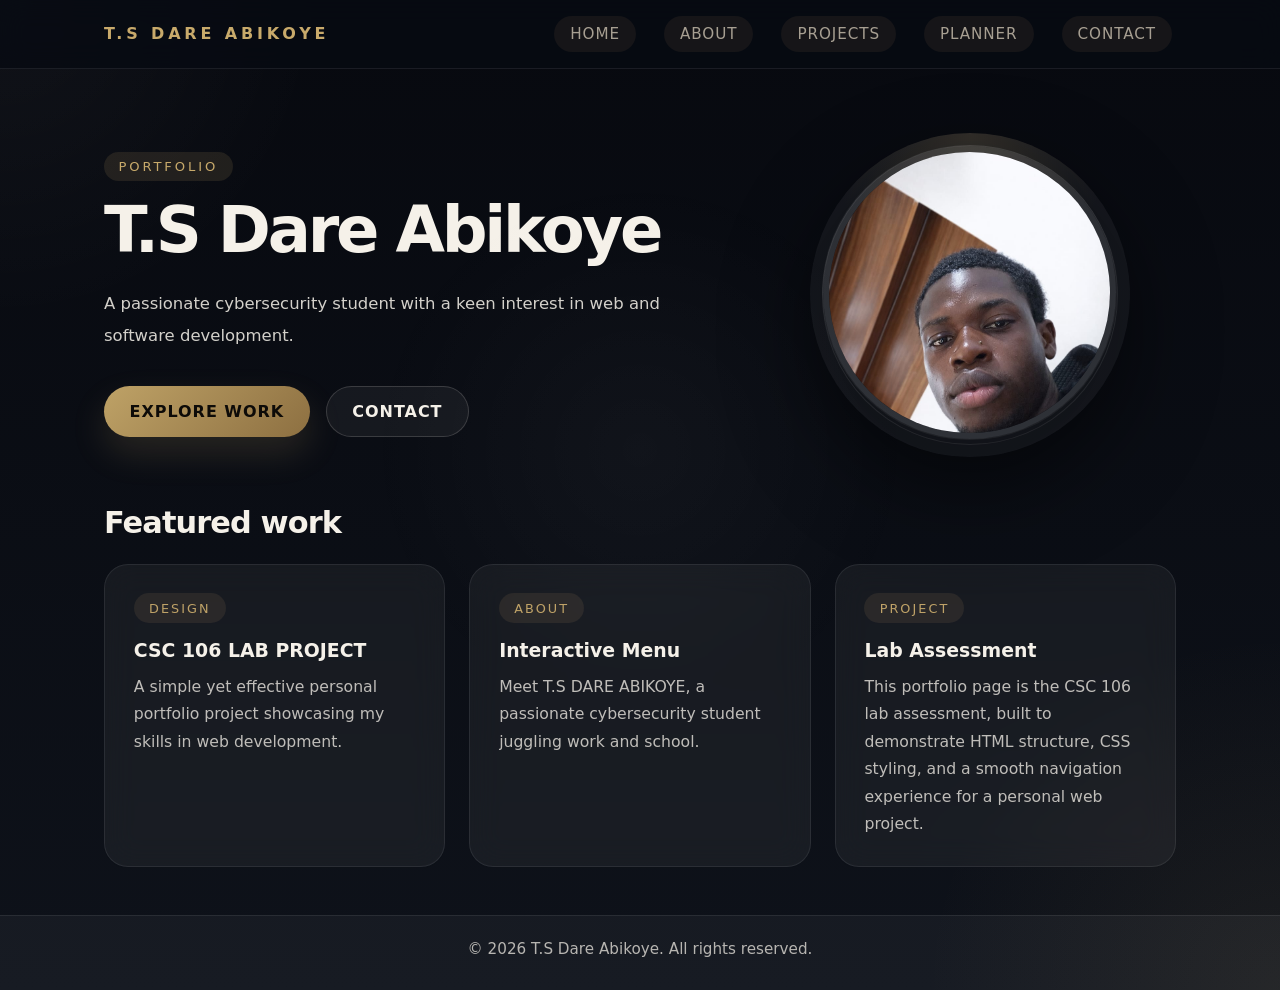
<file: index.html>
<!DOCTYPE html>
<html lang="en">
  <head>
    <meta charset="UTF-8">
    <meta name="viewport" content="width=device-width, initial-scale=1.0">
    <title>My Personal Portfolio</title>
    <link rel="stylesheet" href="style.css">
  </head>
  <body>
    <header class="site-header">
      <div class="header-inner">
        <a class="brand" href="index.html">T.S Dare Abikoye</a>
        <nav class="main-nav">
          <ul>
            <li><a href="index.html">Home</a></li>
            <li><a href="about.html">About</a></li>
            <li><a href="projects.html">Projects</a></li>
            <li><a href="planner.html">Planner</a></li>
            <li><a href="contact.html">Contact</a></li>
          </ul>
        </nav>
      </div>
    </header>
    <main>
      <section class="hero-section">
        <div class="hero-copy">
          <span class="eyebrow">Portfolio</span>
          <h1 class="motion-title">T.S Dare Abikoye</h1>
          <p class="hero-text">A passionate cybersecurity student with a keen interest in web and software development.</p>
          <div class="hero-actions">
            <a class="btn btn-primary" href="projects.html">Explore Work</a>
            <a class="btn btn-secondary" href="contact.html">Contact</a>
          </div>
        </div>
        <div class="hero-profile">
          <div class="profile-ring">
            <img src="profile.jpeg" alt="Profile Portrait" class="profile-image">
          </div>
        </div>
      </section>
      <section class="portfolio-preview">
        <h2>Featured work</h2>
        <div class="portfolio-grid">
          <article class="project-card">
            <span class="card-tag">Design</span>
            <h3>CSC 106 LAB PROJECT</h3>
            <p>A simple yet effective personal portfolio project showcasing my skills in web development.</p>
          </article>
          <article class="project-card">
            <span class="card-tag">ABOUT</span>
            <h3>Interactive Menu</h3>
            <p>Meet T.S DARE ABIKOYE, a passionate cybersecurity student juggling work and school.
</p>
          </article>
          <article class="project-card">
            <span class="card-tag">Project</span>
            <h3>Lab Assessment</h3>
            <p>This portfolio page is the CSC 106 lab assessment, built to demonstrate HTML structure, CSS styling, and a smooth navigation experience for a personal web project.</p>
          </article>
        </div>
      </section>
    </main>
    <footer class="site-footer">
      <div class="footer-inner">
        <p>© 2026 T.S Dare Abikoye. All rights reserved.</p>
      </div>
    </footer>
  </body>
</html>
</file>
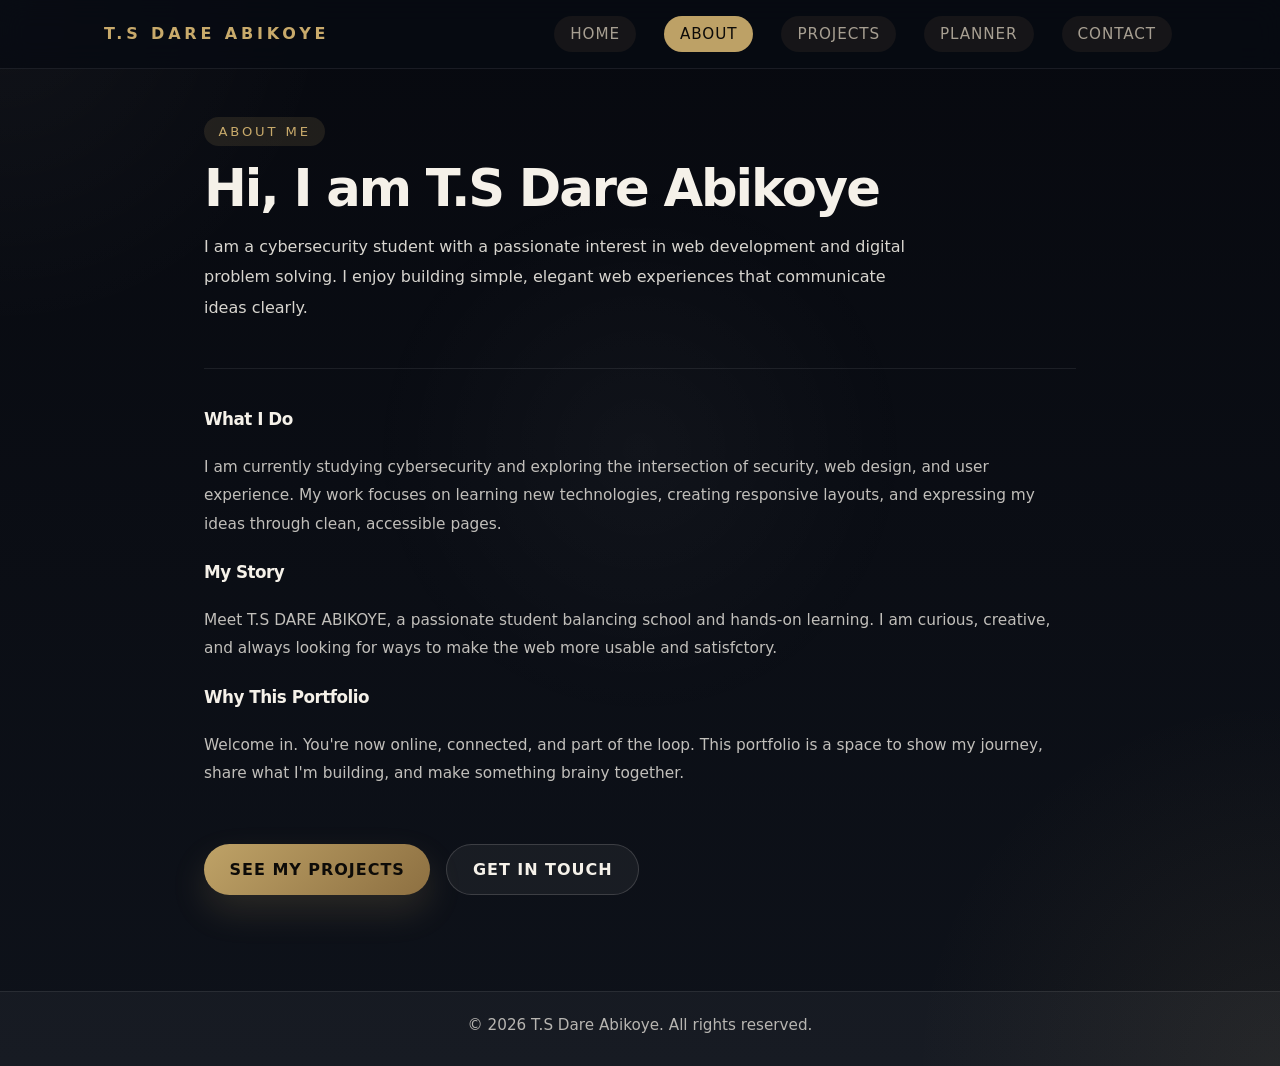
<file: about.html>
<!DOCTYPE html>
<html lang="en">
  <head>
    <meta charset="UTF-8">
    <meta name="viewport" content="width=device-width, initial-scale=1.0">
    <title>About | T.S Dare Abikoye</title>
    <link rel="stylesheet" href="style.css">
  </head>
  <body>
    <header class="site-header">
      <div class="header-inner">
        <a class="brand" href="index.html">T.S Dare Abikoye</a>
        <nav class="main-nav">
          <ul>
            <li><a href="index.html">Home</a></li>
            <li><a href="about.html" class="active">About</a></li>
            <li><a href="projects.html">Projects</a></li>
            <li><a href="planner.html">Planner</a></li>
            <li><a href="contact.html">Contact</a></li>
          </ul>
        </nav>
      </div>
    </header>
    <main class="about-page">
      <section class="about-hero">
        <div class="hero-copy">
          <span class="eyebrow">About Me</span>
          <h1>Hi, I am T.S Dare Abikoye</h1>
          <p class="hero-text">I am a cybersecurity student with a passionate interest in web development and digital problem solving. I enjoy building simple, elegant web experiences that communicate ideas clearly.</p>
        </div>
      </section>

      <section class="about-content">
        <h2>What I Do</h2>
        <p>I am currently studying cybersecurity and exploring the intersection of security, web design, and user experience. My work focuses on learning new technologies, creating responsive layouts, and expressing my ideas through clean, accessible pages.</p>

        <h2>My Story</h2>
        <p>Meet T.S DARE ABIKOYE, a passionate student balancing school and hands-on learning. I am curious, creative, and always looking for ways to make the web more usable and satisfctory.</p>

        <h2>Why This Portfolio</h2>
        <p>Welcome in. You're now online, connected, and part of the loop. This portfolio is a space to show my journey, share what I'm building, and make something brainy together.</p>

        <div class="about-actions">
          <a class="btn btn-primary" href="projects.html">See My Projects</a>
          <a class="btn btn-secondary" href="contact.html">Get In Touch</a>
        </div>
      </section>
    </main>
    <footer class="site-footer">
      <div class="footer-inner">
        <p>© 2026 T.S Dare Abikoye. All rights reserved.</p>
      </div>
    </footer>
  </body>
</html>
</file>
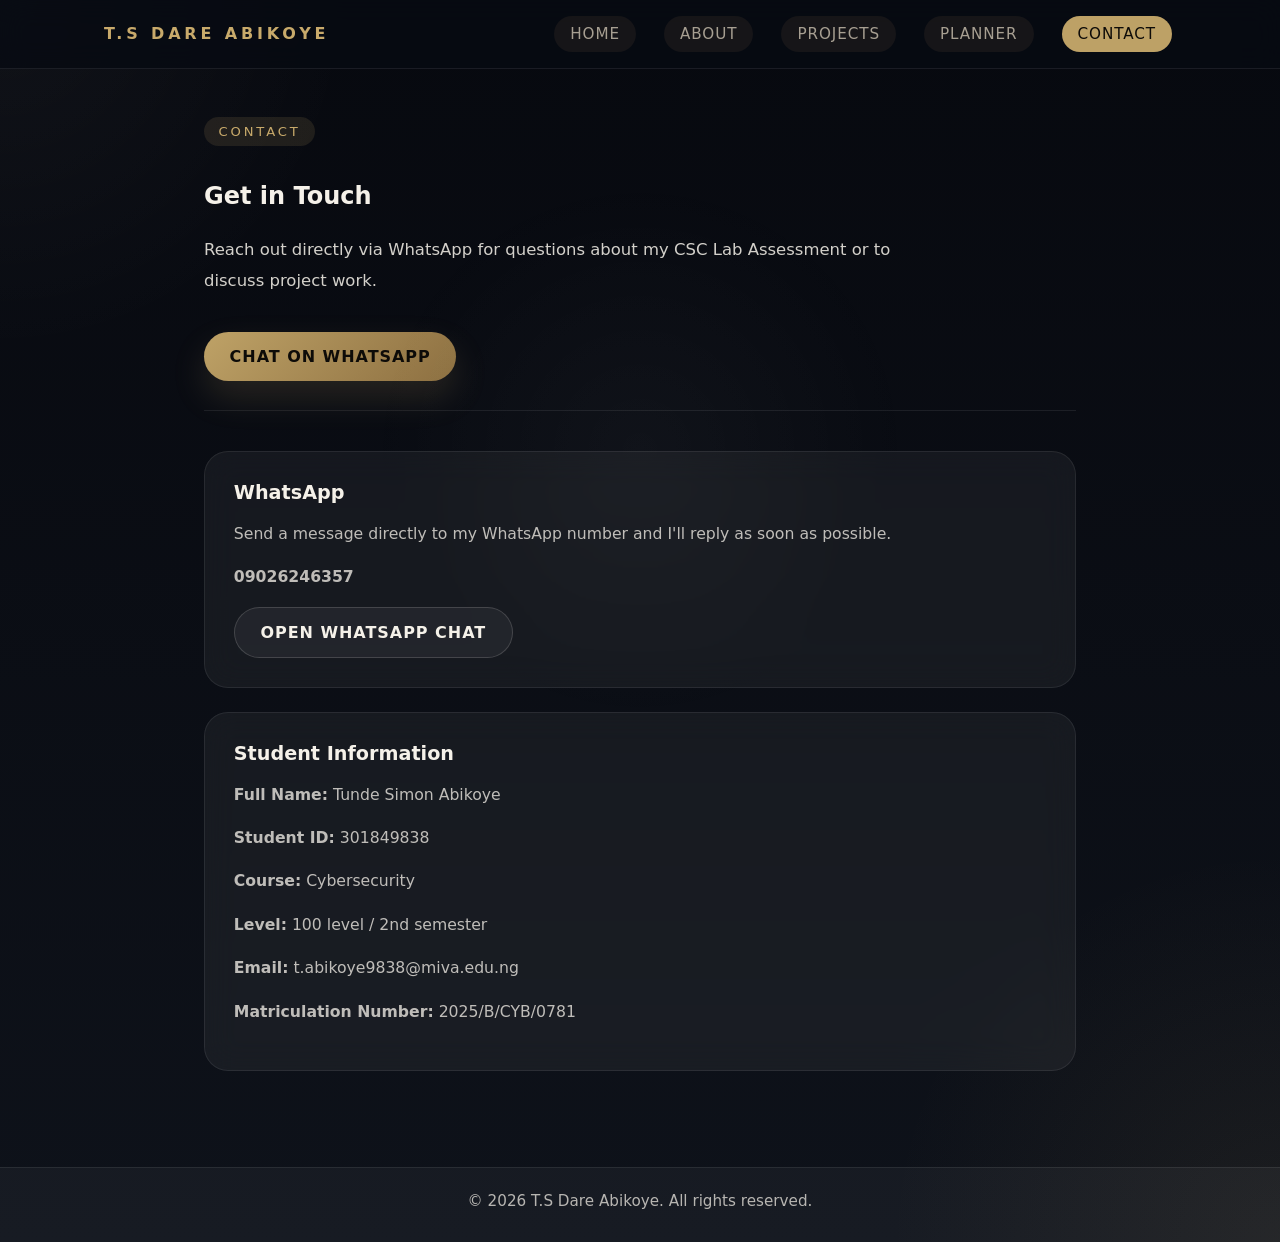
<file: contact.html>
<!DOCTYPE html>
<html lang="en">
  <head>
    <meta charset="UTF-8">
    <meta name="viewport" content="width=device-width, initial-scale=1.0">
    <title>Contact | T.S Dare Abikoye</title>
    <link rel="stylesheet" href="style.css">
  </head>
  <body>
    <header class="site-header">
      <div class="header-inner">
        <a class="brand" href="index.html">T.S Dare Abikoye</a>
        <nav class="main-nav">
          <ul>
            <li><a href="index.html">Home</a></li>
            <li><a href="about.html">About</a></li>
            <li><a href="projects.html">Projects</a></li>
            <li><a href="planner.html">Planner</a></li>
            <li><a href="contact.html" class="active">Contact</a></li>
          </ul>
        </nav>
      </div>
    </header>
    <main class="contact-page">
      <section class="contact-hero">
        <div class="hero-copy">
          <span class="eyebrow">Contact</span>
          <h1>Get in Touch</h1>
          <p class="hero-text">Reach out directly via WhatsApp for questions about my CSC Lab Assessment or to discuss project work.</p>
          <div class="hero-actions">
            <a class="btn btn-primary" href="https://wa.me/2349026246357" target="_blank" rel="noreferrer">Chat on WhatsApp</a>
          </div>
        </div>
      </section>

      <section class="contact-content">
        <div class="contact-card">
          <h2>WhatsApp</h2>
          <p>Send a message directly to my WhatsApp number and I'll reply as soon as possible.</p>
          <p><strong>09026246357</strong></p>
          <a class="btn btn-secondary" href="https://wa.me/2349026246357" target="_blank" rel="noreferrer">Open WhatsApp Chat</a>
        </div>
        <div class="contact-card">
          <h2>Student Information</h2>
          <p><strong>Full Name:</strong> Tunde Simon Abikoye</p>
          <p><strong>Student ID:</strong> 301849838</p>
          <p><strong>Course:</strong> Cybersecurity</p>
          <p><strong>Level:</strong> 100 level / 2nd semester</p>
          <p><strong>Email:</strong> <a href="mailto:t.abikoye9838@miva.edu.ng">t.abikoye9838@miva.edu.ng</a></p>
          <p><strong>Matriculation Number:</strong> 2025/B/CYB/0781</p>
        </div>
      </section>
    </main>
    <footer class="site-footer">
      <div class="footer-inner">
        <p>© 2026 T.S Dare Abikoye. All rights reserved.</p>
      </div>
    </footer>
  </body>
</html>
</file>
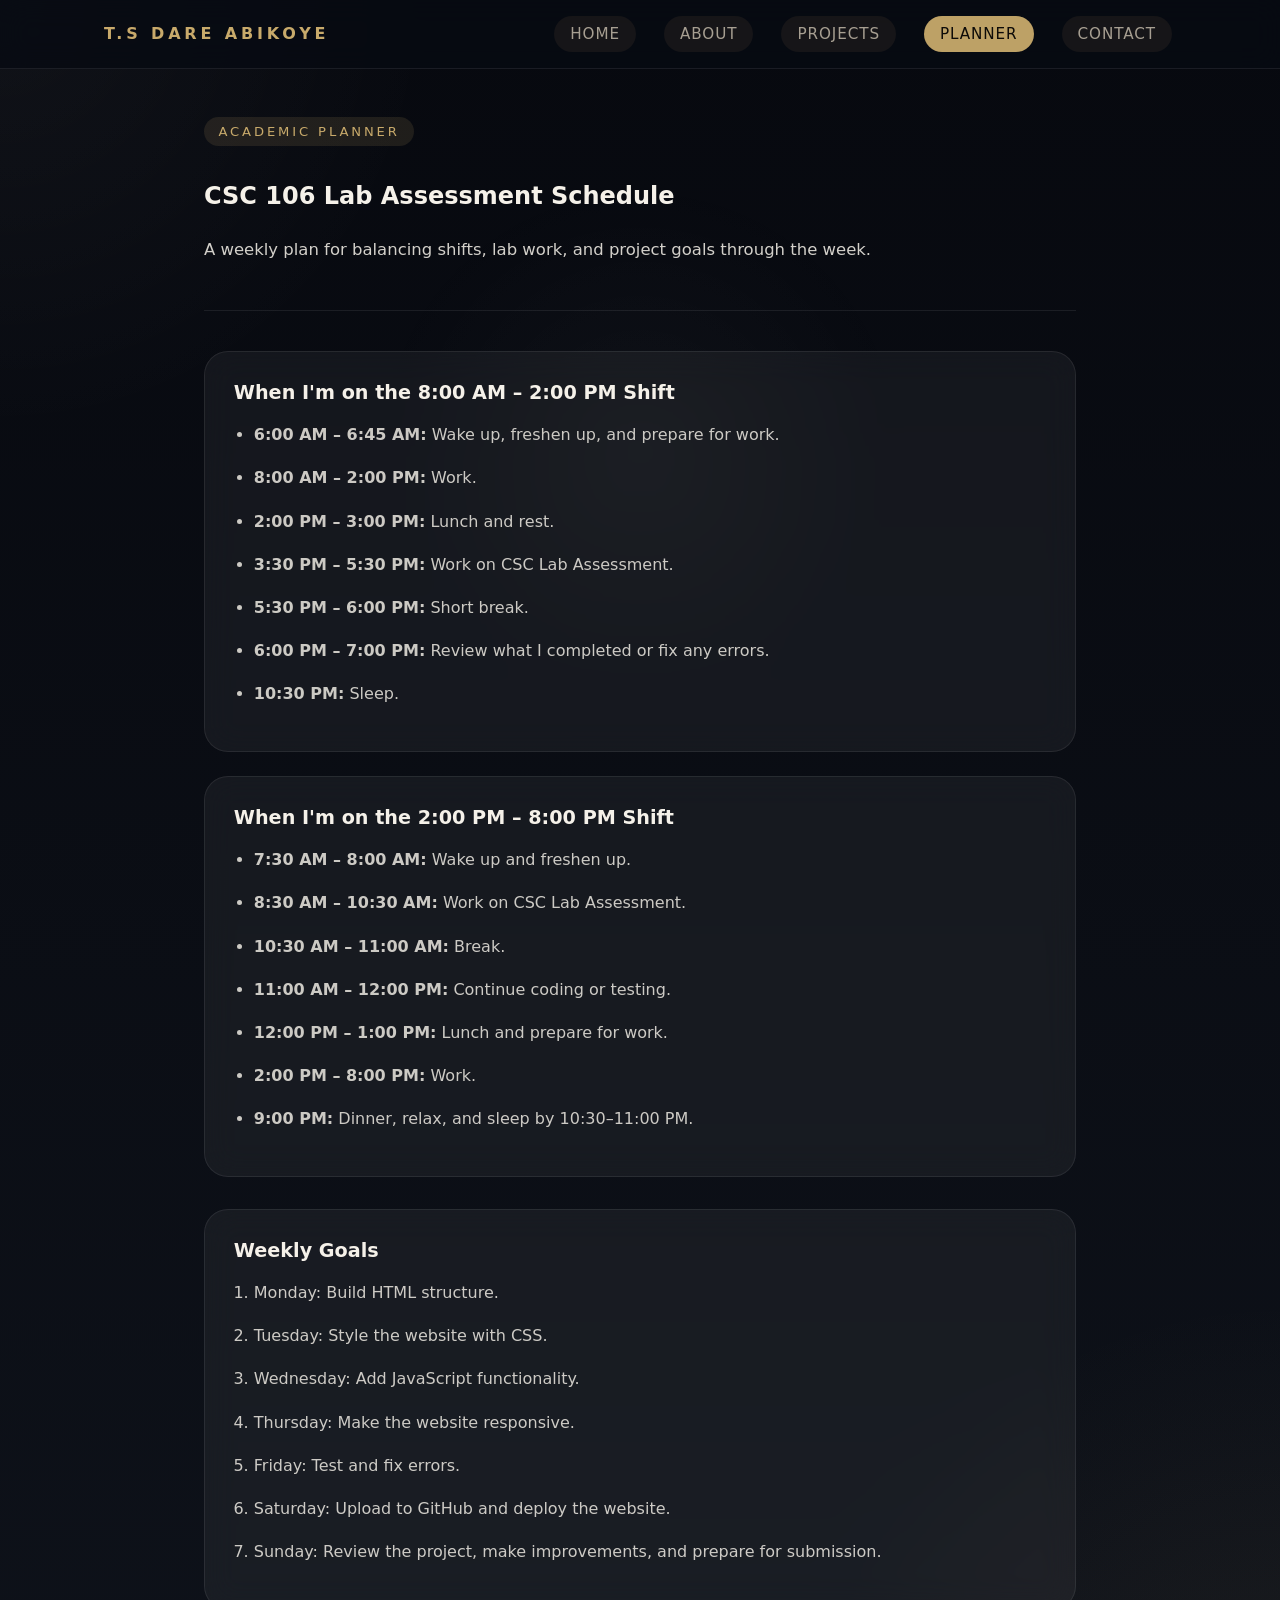
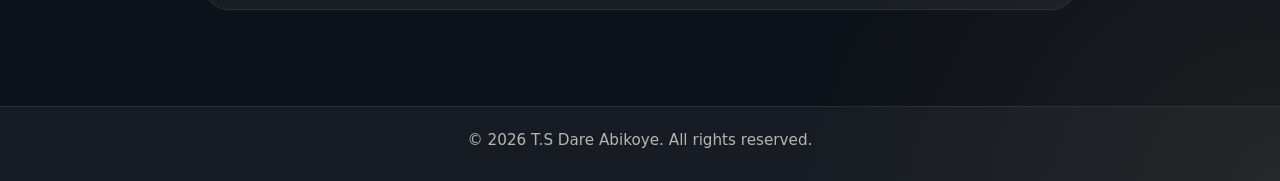
<file: planner.html>
<!DOCTYPE html>
<html lang="en">
  <head>
    <meta charset="UTF-8">
    <meta name="viewport" content="width=device-width, initial-scale=1.0">
    <title>Planner | CSC 106 Lab Assessment</title>
    <link rel="stylesheet" href="style.css">
  </head>
  <body>
    <header class="site-header">
      <div class="header-inner">
        <a class="brand" href="index.html">T.S Dare Abikoye</a>
        <nav class="main-nav">
          <ul>
            <li><a href="index.html">Home</a></li>
            <li><a href="about.html">About</a></li>
            <li><a href="projects.html">Projects</a></li>
            <li><a href="planner.html" class="active">Planner</a></li>
            <li><a href="contact.html">Contact</a></li>
          </ul>
        </nav>
      </div>
    </header>
    <main class="planner-page">
      <section class="planner-hero">
        <div class="hero-copy">
          <span class="eyebrow">Academic Planner</span>
          <h1>CSC 106 Lab Assessment Schedule</h1>
          <p class="hero-text">A weekly plan for balancing shifts, lab work, and project goals through the week.</p>
        </div>
      </section>

      <section class="planner-section">
        <article class="planner-card">
          <h2>When I'm on the 8:00 AM – 2:00 PM Shift</h2>
          <ul class="planner-list">
            <li><strong>6:00 AM – 6:45 AM:</strong> Wake up, freshen up, and prepare for work.</li>
            <li><strong>8:00 AM – 2:00 PM:</strong> Work.</li>
            <li><strong>2:00 PM – 3:00 PM:</strong> Lunch and rest.</li>
            <li><strong>3:30 PM – 5:30 PM:</strong> Work on CSC Lab Assessment.</li>
            <li><strong>5:30 PM – 6:00 PM:</strong> Short break.</li>
            <li><strong>6:00 PM – 7:00 PM:</strong> Review what I completed or fix any errors.</li>
            <li><strong>10:30 PM:</strong> Sleep.</li>
          </ul>
        </article>

        <article class="planner-card">
          <h2>When I'm on the 2:00 PM – 8:00 PM Shift</h2>
          <ul class="planner-list">
            <li><strong>7:30 AM – 8:00 AM:</strong> Wake up and freshen up.</li>
            <li><strong>8:30 AM – 10:30 AM:</strong> Work on CSC Lab Assessment.</li>
            <li><strong>10:30 AM – 11:00 AM:</strong> Break.</li>
            <li><strong>11:00 AM – 12:00 PM:</strong> Continue coding or testing.</li>
            <li><strong>12:00 PM – 1:00 PM:</strong> Lunch and prepare for work.</li>
            <li><strong>2:00 PM – 8:00 PM:</strong> Work.</li>
            <li><strong>9:00 PM:</strong> Dinner, relax, and sleep by 10:30–11:00 PM.</li>
          </ul>
        </article>
      </section>

      <section class="goals-section">
        <h2>Weekly Goals</h2>
        <ol class="goals-list">
          <li>Monday: Build HTML structure.</li>
          <li>Tuesday: Style the website with CSS.</li>
          <li>Wednesday: Add JavaScript functionality.</li>
          <li>Thursday: Make the website responsive.</li>
          <li>Friday: Test and fix errors.</li>
          <li>Saturday: Upload to GitHub and deploy the website.</li>
          <li>Sunday: Review the project, make improvements, and prepare for submission.</li>
        </ol>
      </section>
    </main>
    <footer class="site-footer">
      <div class="footer-inner">
        <p>© 2026 T.S Dare Abikoye. All rights reserved.</p>
      </div>
    </footer>
  </body>
</html>
</file>
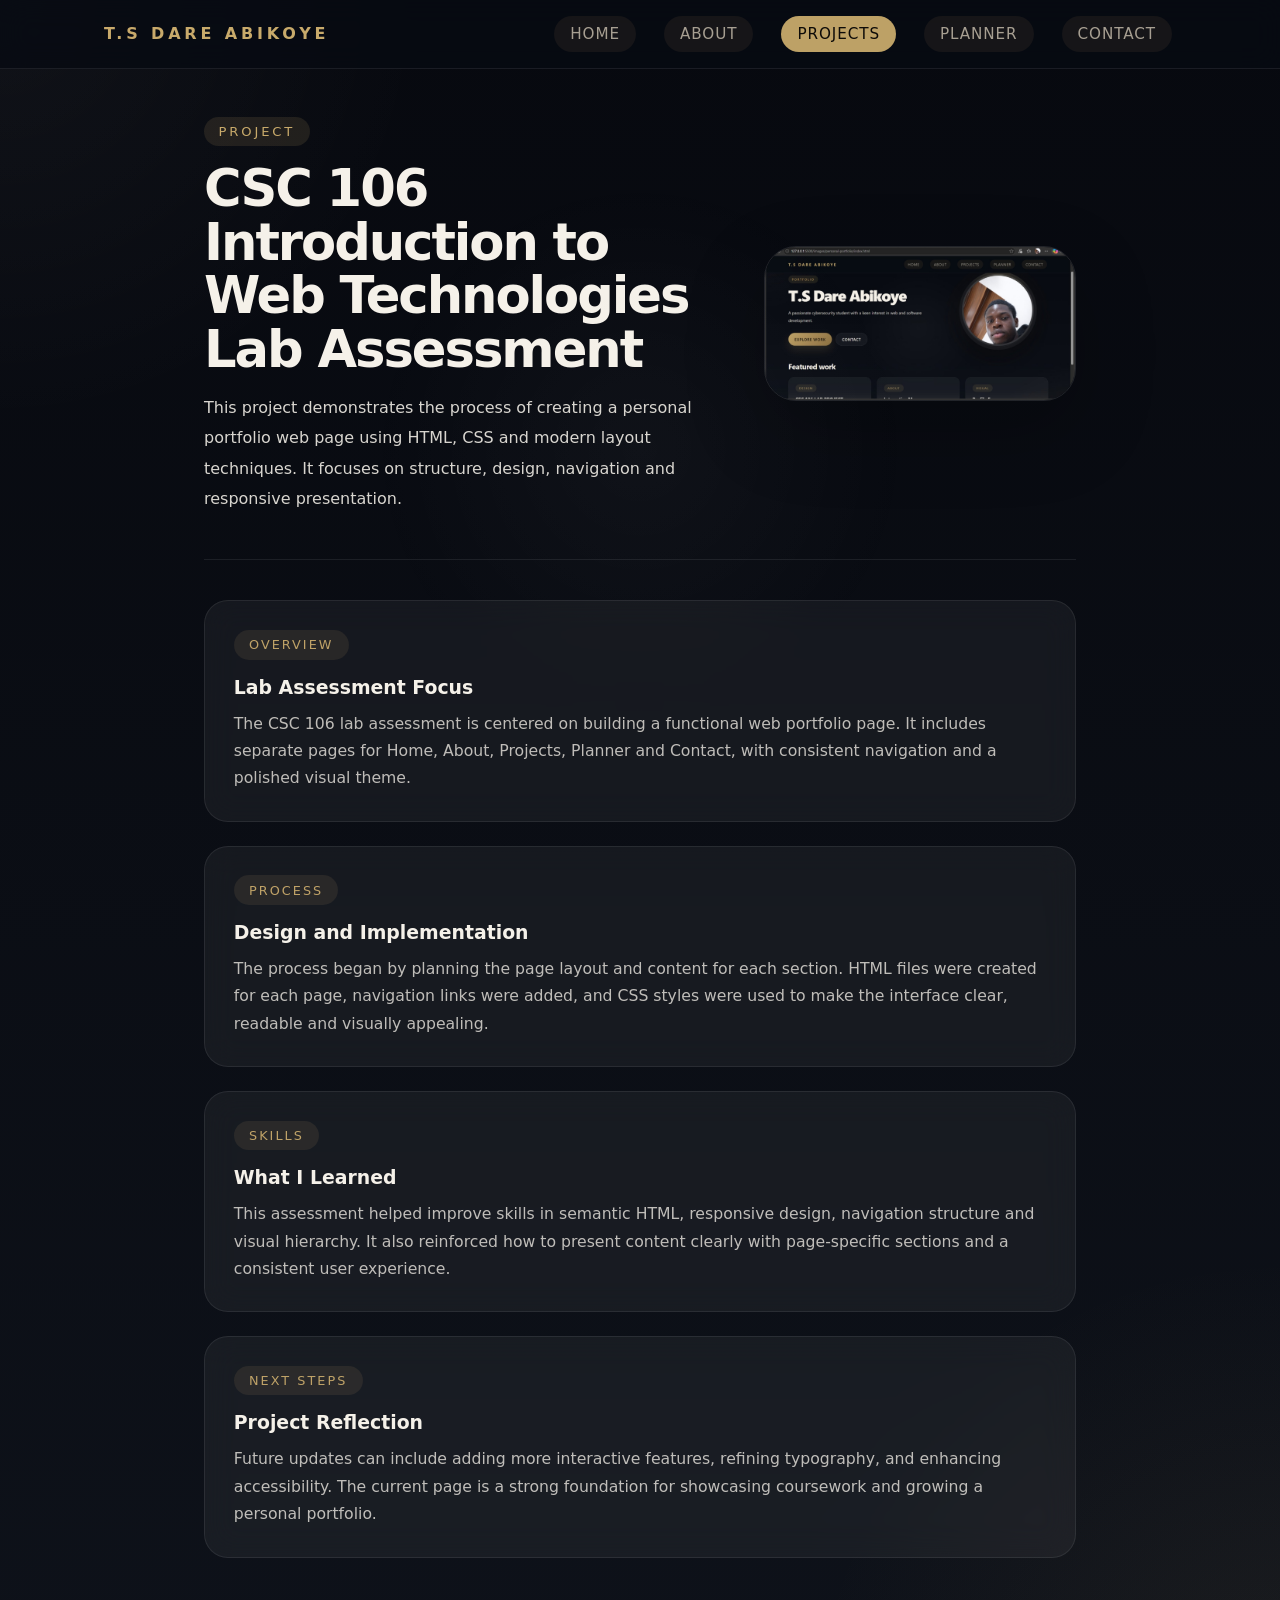
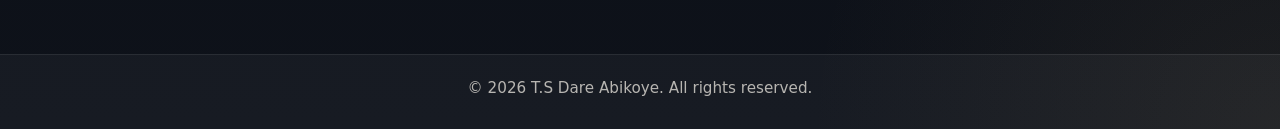
<file: projects.html>
<!DOCTYPE html>
<html lang="en">
  <head>
    <meta charset="UTF-8">
    <meta name="viewport" content="width=device-width, initial-scale=1.0">
    <title>Projects | CSC 106 Lab Assessment</title>
    <link rel="stylesheet" href="style.css">
  </head>
  <body>
    <header class="site-header">
      <div class="header-inner">
        <a class="brand" href="index.html">T.S Dare Abikoye</a>
        <nav class="main-nav">
          <ul>
            <li><a href="index.html">Home</a></li>
            <li><a href="about.html">About</a></li>
            <li><a href="projects.html" class="active">Projects</a></li>
            <li><a href="planner.html">Planner</a></li>
            <li><a href="contact.html">Contact</a></li>
          </ul>
        </nav>
      </div>
    </header>
    <main class="projects-page">
      <section class="project-hero">
        <div class="hero-copy">
          <span class="eyebrow">Project</span>
          <h1>CSC 106 Introduction to Web Technologies Lab Assessment</h1>
          <p class="hero-text">This project demonstrates the process of creating a personal portfolio web page using HTML, CSS and modern layout techniques. It focuses on structure, design, navigation and responsive presentation.</p>
        </div>
        <div class="hero-image">
          <img src="images/personal-portfolio/my project.jpeg" alt="Project screenshot">
        </div>
      </section>

      <section class="projects-content">
        <div class="project-card">
          <span class="card-tag">Overview</span>
          <h3>Lab Assessment Focus</h3>
          <p>The CSC 106 lab assessment is centered on building a functional web portfolio page. It includes separate pages for Home, About, Projects, Planner and Contact, with consistent navigation and a polished visual theme.</p>
        </div>

        <div class="project-card">
          <span class="card-tag">Process</span>
          <h3>Design and Implementation</h3>
          <p>The process began by planning the page layout and content for each section. HTML files were created for each page, navigation links were added, and CSS styles were used to make the interface clear, readable and visually appealing.</p>
        </div>

        <div class="project-card">
          <span class="card-tag">Skills</span>
          <h3>What I Learned</h3>
          <p>This assessment helped improve skills in semantic HTML, responsive design, navigation structure and visual hierarchy. It also reinforced how to present content clearly with page-specific sections and a consistent user experience.</p>
        </div>

        <div class="project-card">
          <span class="card-tag">Next Steps</span>
          <h3>Project Reflection</h3>
          <p>Future updates can include adding more interactive features, refining typography, and enhancing accessibility. The current page is a strong foundation for showcasing coursework and growing a personal portfolio.</p>
        </div>
      </section>
    </main>
    <footer class="site-footer">
      <div class="footer-inner">
        <p>© 2026 T.S Dare Abikoye. All rights reserved.</p>
      </div>
    </footer>
  </body>
</html>
</file>
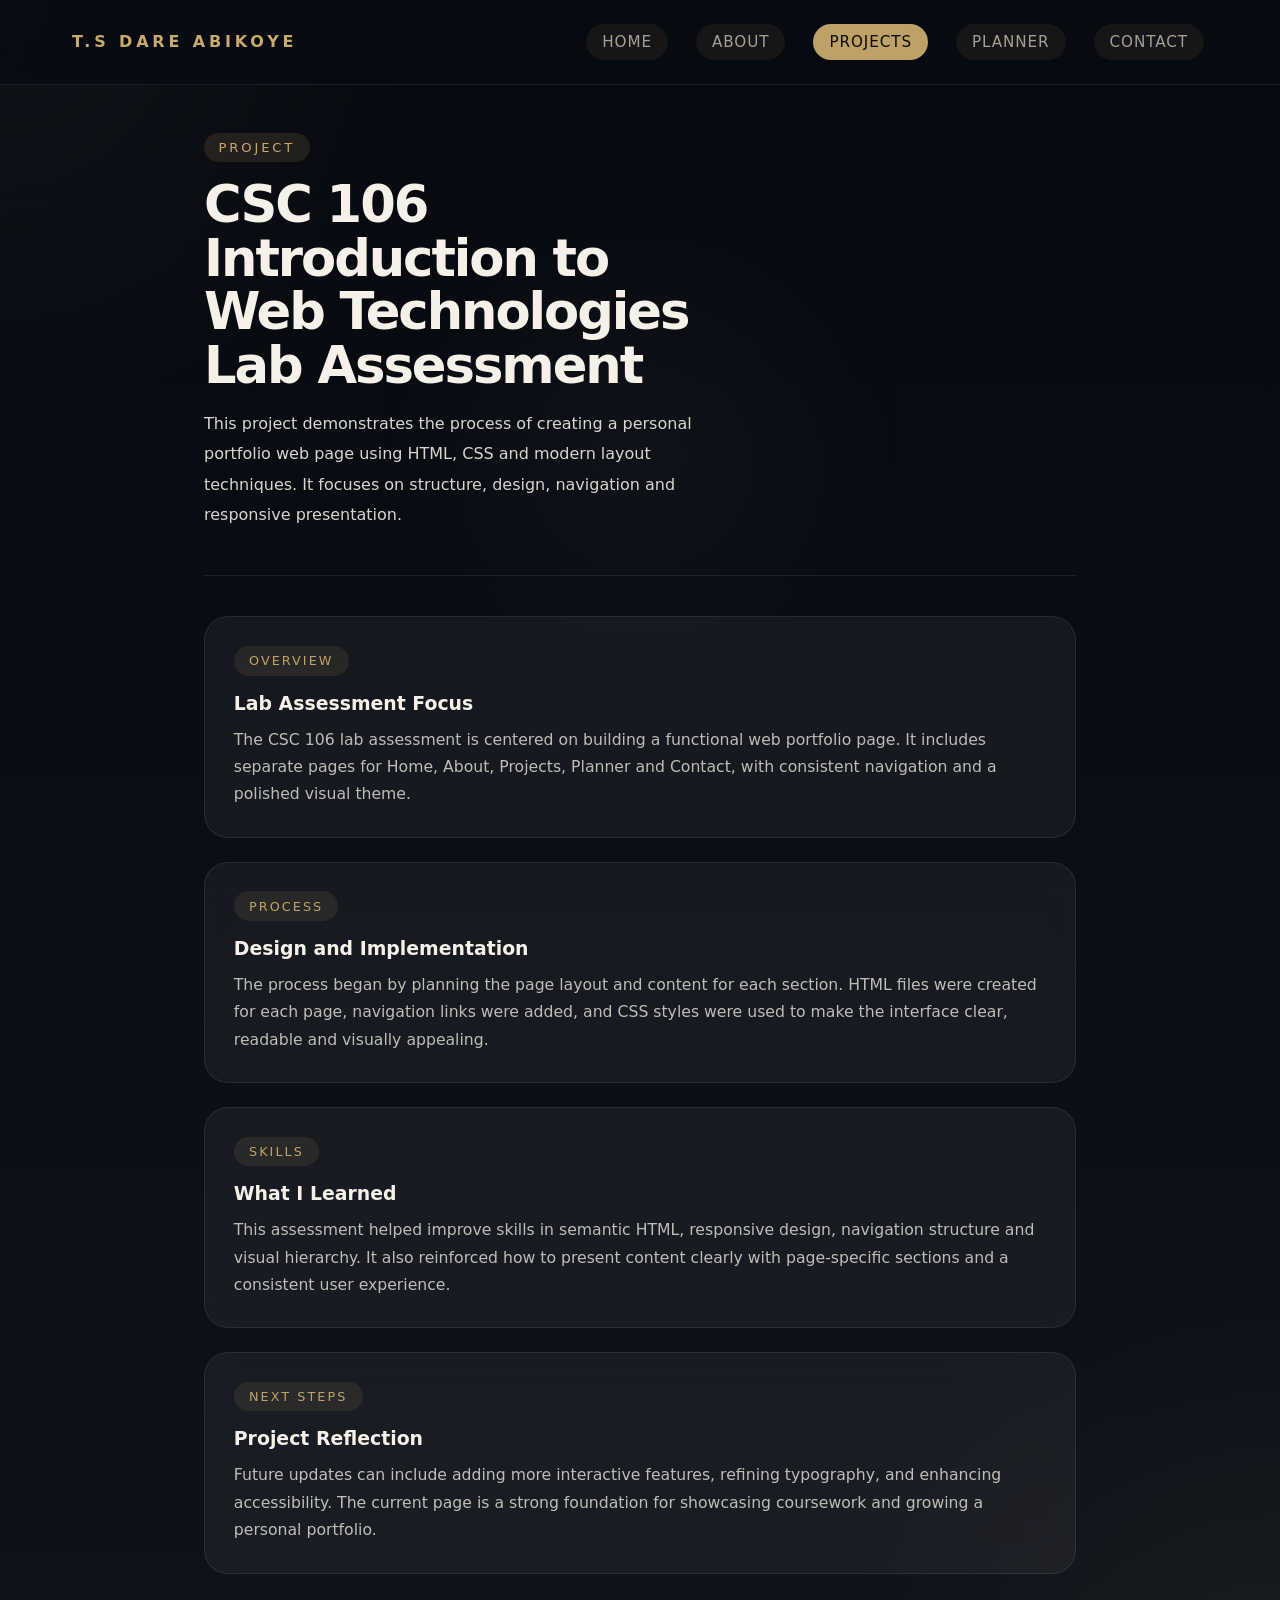
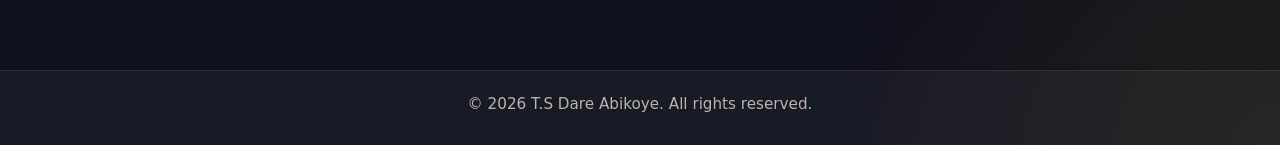
<file: images/personal-portfolio/projects.html>
<!DOCTYPE html>
<html lang="en">
  <head>
    <meta charset="UTF-8">
    <meta name="viewport" content="width=device-width, initial-scale=1.0">
    <title>Projects | CSC 106 Lab Assessment</title>
    <link rel="stylesheet" href="style.css">
  </head>
  <body>
    <header class="site-header">
      <div class="header-inner">
        <a class="brand" href="index.html">T.S Dare Abikoye</a>
        <nav class="main-nav">
          <ul>
            <li><a href="index.html">Home</a></li>
            <li><a href="about.html">About</a></li>
            <li><a href="projects.html" class="active">Projects</a></li>
            <li><a href="planner.html">Planner</a></li>
            <li><a href="contact.html">Contact</a></li>
          </ul>
        </nav>
      </div>
    </header>
    <main class="projects-page">
      <section class="project-hero">
        <div class="hero-copy">
          <span class="eyebrow">Project</span>
          <h1>CSC 106 Introduction to Web Technologies Lab Assessment</h1>
          <p class="hero-text">This project demonstrates the process of creating a personal portfolio web page using HTML, CSS and modern layout techniques. It focuses on structure, design, navigation and responsive presentation.</p>
        </div>
      </section>

      <section class="projects-content">
        <div class="project-card">
          <span class="card-tag">Overview</span>
          <h3>Lab Assessment Focus</h3>
          <p>The CSC 106 lab assessment is centered on building a functional web portfolio page. It includes separate pages for Home, About, Projects, Planner and Contact, with consistent navigation and a polished visual theme.</p>
        </div>

        <div class="project-card">
          <span class="card-tag">Process</span>
          <h3>Design and Implementation</h3>
          <p>The process began by planning the page layout and content for each section. HTML files were created for each page, navigation links were added, and CSS styles were used to make the interface clear, readable and visually appealing.</p>
        </div>

        <div class="project-card">
          <span class="card-tag">Skills</span>
          <h3>What I Learned</h3>
          <p>This assessment helped improve skills in semantic HTML, responsive design, navigation structure and visual hierarchy. It also reinforced how to present content clearly with page-specific sections and a consistent user experience.</p>
        </div>

        <div class="project-card">
          <span class="card-tag">Next Steps</span>
          <h3>Project Reflection</h3>
          <p>Future updates can include adding more interactive features, refining typography, and enhancing accessibility. The current page is a strong foundation for showcasing coursework and growing a personal portfolio.</p>
        </div>
      </section>
    </main>
    <footer class="site-footer">
      <div class="footer-inner">
        <p>© 2026 T.S Dare Abikoye. All rights reserved.</p>
      </div>
    </footer>
  </body>
</html>
</file>
<file: style.css>
:root {
  --bg: #080a0f;
  --surface: rgba(255, 255, 255, 0.065);
  --surface-strong: rgba(255, 255, 255, 0.11);
  --text: #f5f1e9;
  --muted: #a79f92;
  --accent: #c8aa6b;
  --accent-soft: #8b7c67;
  --border: rgba(255, 255, 255, 0.08);
}

* {
  box-sizing: border-box;
}

html, body {
  margin: 0;
  min-height: 100%;
}

body {
  font-family: "Inter", system-ui, sans-serif;
  color: var(--text);
  background: radial-gradient(circle at top left, rgba(255, 255, 255, 0.04), transparent 20%),
              radial-gradient(circle at bottom right, rgba(200, 170, 107, 0.08), transparent 22%),
              linear-gradient(180deg, #07090f 0%, #0e121a 100%);
}

a {
  color: inherit;
  text-decoration: none;
}

body::before {
  content: "";
  position: fixed;
  inset: 0;
  background: radial-gradient(circle at center, rgba(255,255,255,0.03), transparent 35%);
  pointer-events: none;
}

.site-header {
  position: sticky;
  top: 0;
  z-index: 10;
  backdrop-filter: blur(14px);
  background: rgba(7, 11, 18, 0.78);
  border-bottom: 1px solid var(--border);
}

.header-inner {
  max-width: 1120px;
  margin: 0 auto;
  padding: 1rem 1.5rem;
  display: flex;
  align-items: center;
  justify-content: space-between;
  gap: 1rem;
}

.brand {
  font-size: 1rem;
  font-weight: 700;
  letter-spacing: 0.24em;
  text-transform: uppercase;
  color: var(--accent);
}

.main-nav ul {
  display: flex;
  flex-wrap: wrap;
  gap: 1.25rem;
  list-style: none;
  margin: 0;
  padding: 0;
}

.main-nav a {
  display: inline-flex;
  align-items: center;
  color: var(--muted);
  font-size: 0.95rem;
  letter-spacing: 0.06em;
  text-transform: uppercase;
  padding: 0.55rem 1rem;
  margin: 0 0.25rem;
  border-radius: 999px;
  background: rgba(200, 170, 107, 0.08);
  transition: color 0.22s ease, transform 0.22s ease, background 0.22s ease;
}

.main-nav a:hover,
.main-nav a:focus {
  color: var(--text);
  transform: translateY(-1px);
  background: rgba(200, 170, 107, 0.18);
}

.main-nav a.active {
  color: #0d0b08;
  background: rgba(200, 170, 107, 0.95);
}

.hero-section {
  max-width: 1120px;
  margin: 0 auto;
  padding: 4rem 1.5rem 3rem;
  display: grid;
  grid-template-columns: minmax(0, 1.2fr) minmax(300px, 0.8fr);
  gap: 2.5rem;
  align-items: center;
}

.eyebrow {
  display: inline-flex;
  align-items: center;
  margin-bottom: 1rem;
  padding: 0.45rem 0.9rem;
  border-radius: 999px;
  background: rgba(200, 170, 107, 0.12);
  color: var(--accent);
  text-transform: uppercase;
  letter-spacing: 0.22em;
  font-size: 0.82rem;
}

.motion-title {
  font-size: clamp(3rem, 5vw, 4.2rem);
  line-height: 1.05;
  margin: 0;
  letter-spacing: -0.05em;
  font-weight: 800;
  animation: floatText 6s ease-in-out infinite alternate;
}

.hero-text {
  margin-top: 1.5rem;
  max-width: 44rem;
  color: rgba(245, 241, 233, 0.86);
  line-height: 1.9;
  font-size: 1.03rem;
}

.hero-actions {
  margin-top: 2.2rem;
  display: flex;
  flex-wrap: wrap;
  gap: 1rem;
}

.about-page {
  max-width: 920px;
  margin: 0 auto;
  padding: 3rem 1.5rem 4rem;
}

.about-hero {
  padding-bottom: 1.8rem;
  border-bottom: 1px solid rgba(255,255,255,0.08);
}

.about-hero .hero-copy {
  max-width: 58rem;
}

.about-hero h1 {
  font-size: clamp(2.4rem, 4vw, 3.2rem);
  line-height: 1.05;
  margin: 0 0 1rem;
  letter-spacing: -0.04em;
}

.about-hero .hero-text {
  margin-top: 0.8rem;
  max-width: 44rem;
  color: rgba(245, 241, 233, 0.88);
  line-height: 1.9;
  font-size: 1rem;
}

.about-content {
  margin-top: 2.5rem;
  display: grid;
  gap: 1.5rem;
}

.about-content h2 {
  font-size: 1.05rem;
  margin: 0;
  letter-spacing: -0.03em;
  color: var(--text);
}

.about-content p {
  margin: 0;
  font-size: 0.96rem;
  line-height: 1.85;
  color: rgba(245, 241, 233, 0.78);
  max-width: 56rem;
}

.projects-page {
  max-width: 920px;
  margin: 0 auto;
  padding: 3rem 1.5rem 4rem;
}

.project-hero {
  display: grid;
  grid-template-columns: minmax(0, 1.25fr) minmax(280px, 0.75fr);
  gap: 2.5rem;
  padding-bottom: 1.8rem;
  border-bottom: 1px solid rgba(255,255,255,0.08);
  align-items: center;
}

.project-hero .hero-copy {
  max-width: 58rem;
}

.project-hero .hero-image {
  display: flex;
  justify-content: center;
}

.project-hero .hero-image img {
  width: 100%;
  max-width: 520px;
  border-radius: 32px;
  border: 1px solid rgba(255,255,255,0.1);
  box-shadow: 0 28px 80px rgba(0, 0, 0, 0.24);
  object-fit: cover;
}

@media (max-width: 860px) {
  .project-hero {
    grid-template-columns: 1fr;
  }

  .project-hero .hero-image {
    margin-top: 1.8rem;
  }
}

.project-hero h1 {
  font-size: clamp(2.4rem, 4vw, 3.2rem);
  line-height: 1.05;
  margin: 0 0 1rem;
  letter-spacing: -0.04em;
}

.project-hero .hero-text {
  margin-top: 0.8rem;
  max-width: 44rem;
  color: rgba(245, 241, 233, 0.88);
  line-height: 1.9;
  font-size: 1rem;
}

.projects-content {
  margin-top: 2.5rem;
  display: grid;
  gap: 1.5rem;
}

.project-card {
  padding: 1.8rem;
  border-radius: 24px;
  background: rgba(255,255,255,0.05);
  border: 1px solid rgba(255,255,255,0.08);
  backdrop-filter: blur(16px);
  transition: transform 0.28s ease, border-color 0.28s ease, box-shadow 0.28s ease;
}

.project-card:hover {
  transform: translateY(-8px);
  box-shadow: 0 26px 60px rgba(0,0,0,0.26);
  border-color: rgba(245,241,233,0.14);
}

.project-card h3 {
  margin: 0 0 0.75rem;
  font-size: 1.12rem;
}

.planner-page {
  max-width: 920px;
  margin: 0 auto;
  padding: 3rem 1.5rem 4rem;
}

.planner-hero {
  padding-bottom: 1.8rem;
  border-bottom: 1px solid rgba(255,255,255,0.08);
}

.planner-section {
  margin-top: 2.5rem;
  display: grid;
  gap: 1.5rem;
}

.planner-card {
  padding: 1.8rem;
  border-radius: 24px;
  background: rgba(255,255,255,0.05);
  border: 1px solid rgba(255,255,255,0.08);
  backdrop-filter: blur(16px);
}

.planner-card h2 {
  margin: 0 0 1rem;
  font-size: 1.2rem;
}

.planner-list,
.goals-list {
  margin: 0;
  padding-left: 1.25rem;
  color: rgba(245, 241, 233, 0.82);
  line-height: 1.85;
}

.planner-list li,
.goals-list li {
  margin-bottom: 0.85rem;
}

.goals-section {
  margin-top: 2rem;
  padding: 1.8rem;
  border-radius: 24px;
  background: rgba(255,255,255,0.05);
  border: 1px solid rgba(255,255,255,0.08);
  backdrop-filter: blur(16px);
}

.goals-section h2 {
  margin: 0 0 1rem;
  font-size: 1.2rem;
}

.contact-page {
  max-width: 920px;
  margin: 0 auto;
  padding: 3rem 1.5rem 4rem;
}

.contact-hero {
  padding-bottom: 1.8rem;
  border-bottom: 1px solid rgba(255,255,255,0.08);
}

.contact-content {
  margin-top: 2.5rem;
  display: grid;
  gap: 1.5rem;
}

.contact-card {
  padding: 1.8rem;
  border-radius: 24px;
  background: rgba(255,255,255,0.05);
  border: 1px solid rgba(255,255,255,0.08);
  backdrop-filter: blur(16px);
}

.contact-card h2 {
  margin: 0 0 1rem;
  font-size: 1.2rem;
}

.contact-card p {
  margin: 0 0 1rem;
  font-size: 0.98rem;
  line-height: 1.75;
  color: rgba(245,241,233,0.76);
}

.project-card p {
  margin: 0;
  font-size: 0.98rem;
  line-height: 1.75;
  color: rgba(245,241,233,0.76);
}

.site-footer {
  padding: 1.5rem 1.5rem 2rem;
  background: rgba(255,255,255,0.04);
  border-top: 1px solid rgba(255,255,255,0.08);
  margin-top: 2rem;
}

.footer-inner {
  max-width: 1120px;
  margin: 0 auto;
  text-align: center;
}

.footer-inner p {
  margin: 0;
  color: rgba(245,241,233,0.72);
  font-size: 0.95rem;
}

.about-actions {
  margin-top: 2rem;
  display: flex;
  flex-wrap: wrap;
  gap: 1rem;
}

.btn {
  display: inline-flex;
  align-items: center;
  justify-content: center;
  padding: 0.95rem 1.6rem;
  border-radius: 999px;
  font-weight: 600;
  letter-spacing: 0.06em;
  text-transform: uppercase;
  transition: transform 0.22s ease, box-shadow 0.22s ease, background 0.22s ease;
}

.btn:hover {
  transform: translateY(-2px);
}

.btn-primary {
  background: linear-gradient(135deg, rgba(200, 170, 107, 0.95), rgba(152, 120, 69, 0.92));
  color: #0d0b08;
  box-shadow: 0 16px 35px rgba(200, 170, 107, 0.16);
}

.btn-secondary {
  border: 1px solid rgba(245, 241, 233, 0.16);
  color: var(--text);
  background: rgba(255,255,255,0.05);
}

.hero-profile {
  display: flex;
  justify-content: center;
}

.profile-ring {
  position: relative;
  width: min(320px, 100%);
  aspect-ratio: 1 / 1;
  border-radius: 50%;
  padding: 0.85rem;
  background: radial-gradient(circle at top, rgba(200, 170, 107, 0.16), transparent 40%),
              rgba(255,255,255,0.05);
  box-shadow: 0 35px 90px rgba(0,0,0,0.35);
  animation: subtleRotate 18s linear infinite;
}

.profile-ring::after {
  content: "";
  position: absolute;
  inset: 0.75rem;
  border-radius: 50%;
  border: 1px solid rgba(255,255,255,0.08);
}

.profile-image {
  width: 100%;
  height: 100%;
  object-fit: cover;
  border-radius: 50%;
  border: 6px solid rgba(255,255,255,0.1);
  box-shadow: 0 0 0 1px rgba(255,255,255,0.06), 0 28px 80px rgba(0,0,0,0.3);
  animation: pulseGlow 5.5s ease-in-out infinite alternate;
}

.portfolio-preview {
  max-width: 1120px;
  margin: 0 auto 3rem;
  padding: 0 1.5rem;
}

.portfolio-preview h2 {
  font-size: 1.9rem;
  margin: 0 0 1.5rem;
  letter-spacing: -0.03em;
}

.portfolio-grid {
  display: grid;
  gap: 1.5rem;
  grid-template-columns: repeat(auto-fit, minmax(240px, 1fr));
}

.project-card {
  padding: 1.8rem;
  border-radius: 24px;
  background: rgba(255,255,255,0.05);
  border: 1px solid rgba(255,255,255,0.08);
  backdrop-filter: blur(16px);
  transition: transform 0.28s ease, border-color 0.28s ease, box-shadow 0.28s ease;
}

.project-card:hover {
  transform: translateY(-8px);
  box-shadow: 0 26px 60px rgba(0,0,0,0.26);
  border-color: rgba(245,241,233,0.14);
}

.card-tag {
  display: inline-flex;
  margin-bottom: 1rem;
  padding: 0.45rem 0.95rem;
  border-radius: 999px;
  font-size: 0.8rem;
  text-transform: uppercase;
  letter-spacing: 0.16em;
  background: rgba(200,170,107,0.1);
  color: rgba(200,170,107,0.95);
}

.project-card h3 {
  margin: 0 0 0.75rem;
  font-size: 1.18rem;
}

.project-card p {
  margin: 0;
  line-height: 1.75;
  color: rgba(245,241,233,0.76);
}

@keyframes floatText {
  0%   { transform: translateY(0px); }
  50%  { transform: translateY(-8px); }
  100% { transform: translateY(0px); }
}

@keyframes subtleRotate {
  from { transform: rotate(0deg); }
  to { transform: rotate(360deg); }
}

@keyframes pulseGlow {
  0% { transform: scale(1); filter: drop-shadow(0 0 0 rgba(200,170,107,0)); }
}

@media (max-width: 768px) {
  .header-inner {
    padding: 0.85rem 1rem;
    flex-direction: row;
    align-items: center;
    justify-content: space-between;
  }

  .brand {
    font-size: 0.92rem;
  }

  .main-nav {
    width: auto;
    overflow-x: auto;
    -webkit-overflow-scrolling: touch;
  }

  .main-nav ul {
    display: flex;
    flex-wrap: nowrap;
    align-items: center;
    justify-content: flex-start;
    gap: 0.65rem;
    width: max-content;
    margin: 0;
    padding: 0;
  }

  .main-nav a {
    font-size: 0.78rem;
    padding: 0.45rem 0.75rem;
    white-space: nowrap;
    margin: 0;
  }

  .hero-section {
    display: block;
    padding: 3rem 1rem 2rem;
  }

  .hero-copy,
  .hero-profile {
    max-width: 100%;
  }

  .hero-profile {
    margin-top: 2rem;
  }

  .motion-title {
    font-size: clamp(2.2rem, 8vw, 3rem);
    letter-spacing: -0.04em;
  }

  .hero-text {
    font-size: 0.95rem;
    max-width: 100%;
  }

  .hero-actions {
    gap: 0.75rem;
  }

  .btn {
    padding: 0.8rem 1.25rem;
    font-size: 0.8rem;
  }

  .portfolio-preview {
    padding: 0 1rem;
  }

  .portfolio-preview h2 {
    font-size: 1.6rem;
  }

  .project-card,
  .planner-card,
  .goals-section,
  .contact-card {
    padding: 1.4rem;
  }

  .project-card h3,
  .planner-card h2,
  .goals-section h2,
  .contact-card h2 {
    font-size: 1.05rem;
  }

  .project-card p,
  .contact-card p,
  .about-content p {
    font-size: 0.92rem;
  }

  .footer-inner {
    padding: 0 1rem;
  }

  .footer-inner p {
    font-size: 0.88rem;
  }
}

@media (max-width: 620px) {
  .hero-section {
    padding: 3rem 1rem 2rem;
  }

  .motion-title {
    font-size: 2.7rem;
  }

  .hero-actions {
    flex-direction: column;
  }
}

@media (max-width: 480px) {
  .header-inner {
    gap: 0.75rem;
  }

  .main-nav ul {
    gap: 0.5rem;
  }

  .hero-section {
    padding-top: 2.5rem;
  }

  .hero-actions {
    flex-direction: column;
    align-items: stretch;
  }

  .btn {
    width: 100%;
    padding: 0.85rem 1rem;
  }
}
</file>
<file: images/personal-portfolio/style.css>
:root {
  --bg: #080a0f;
  --surface: rgba(255, 255, 255, 0.065);
  --surface-strong: rgba(255, 255, 255, 0.11);
  --text: #f5f1e9;
  --muted: #a79f92;
  --accent: #c8aa6b;
  --accent-soft: #8b7c67;
  --border: rgba(255, 255, 255, 0.08);
}

* {
  box-sizing: border-box;
}

html, body {
  margin: 0;
  min-height: 100%;
}

body {
  font-family: "Inter", system-ui, sans-serif;
  color: var(--text);
  background: radial-gradient(circle at top left, rgba(255, 255, 255, 0.04), transparent 20%),
              radial-gradient(circle at bottom right, rgba(200, 170, 107, 0.08), transparent 22%),
              linear-gradient(180deg, #07090f 0%, #0e121a 100%);
}

a {
  color: inherit;
  text-decoration: none;
}

body::before {
  content: "";
  position: fixed;
  inset: 0;
  background: radial-gradient(circle at center, rgba(255,255,255,0.03), transparent 35%);
  pointer-events: none;
}

.site-header {
  position: sticky;
  top: 0;
  z-index: 10;
  backdrop-filter: blur(14px);
  background: rgba(7, 11, 18, 0.78);
  border-bottom: 1px solid var(--border);
}

.header-inner {
  max-width: 1120px;
  margin: 0 auto;
  padding: 1rem 1.5rem;
  display: flex;
  align-items: center;
  justify-content: space-between;
  gap: 1rem;
}

.brand {
  font-size: 1rem;
  font-weight: 700;
  letter-spacing: 0.24em;
  text-transform: uppercase;
  color: var(--accent);
}

.main-nav ul {
  display: flex;
  flex-wrap: wrap;
  gap: 1.25rem;
  list-style: none;
  margin: 0;
  padding: 0;
}

.main-nav a {
  display: inline-flex;
  align-items: center;
  color: var(--muted);
  font-size: 0.95rem;
  letter-spacing: 0.06em;
  text-transform: uppercase;
  padding: 0.55rem 1rem;
  margin: 0 0.25rem;
  border-radius: 999px;
  background: rgba(200, 170, 107, 0.08);
  transition: color 0.22s ease, transform 0.22s ease, background 0.22s ease;
}

.main-nav a:hover,
.main-nav a:focus {
  color: var(--text);
  transform: translateY(-1px);
  background: rgba(200, 170, 107, 0.18);
}

.main-nav a.active {
  color: #0d0b08;
  background: rgba(200, 170, 107, 0.95);
}

.hero-section {
  max-width: 1120px;
  margin: 0 auto;
  padding: 4rem 1.5rem 3rem;
  display: grid;
  grid-template-columns: minmax(0, 1.2fr) minmax(300px, 0.8fr);
  gap: 2.5rem;
  align-items: center;
}

.eyebrow {
  display: inline-flex;
  align-items: center;
  margin-bottom: 1rem;
  padding: 0.45rem 0.9rem;
  border-radius: 999px;
  background: rgba(200, 170, 107, 0.12);
  color: var(--accent);
  text-transform: uppercase;
  letter-spacing: 0.22em;
  font-size: 0.82rem;
}

.motion-title {
  font-size: clamp(3rem, 5vw, 4.2rem);
  line-height: 1.05;
  margin: 0;
  letter-spacing: -0.05em;
  font-weight: 800;
  animation: floatText 6s ease-in-out infinite alternate;
}

.hero-text {
  margin-top: 1.5rem;
  max-width: 44rem;
  color: rgba(245, 241, 233, 0.86);
  line-height: 1.9;
  font-size: 1.03rem;
}

.hero-actions {
  margin-top: 2.2rem;
  display: flex;
  flex-wrap: wrap;
  gap: 1rem;
}

.about-page {
  max-width: 920px;
  margin: 0 auto;
  padding: 3rem 1.5rem 4rem;
}

.about-hero {
  padding-bottom: 1.8rem;
  border-bottom: 1px solid rgba(255,255,255,0.08);
}

.about-hero .hero-copy {
  max-width: 58rem;
}

.about-hero h1 {
  font-size: clamp(2.4rem, 4vw, 3.2rem);
  line-height: 1.05;
  margin: 0 0 1rem;
  letter-spacing: -0.04em;
}

.about-hero .hero-text {
  margin-top: 0.8rem;
  max-width: 44rem;
  color: rgba(245, 241, 233, 0.88);
  line-height: 1.9;
  font-size: 1rem;
}

.about-content {
  margin-top: 2.5rem;
  display: grid;
  gap: 1.5rem;
}

.about-content h2 {
  font-size: 1.05rem;
  margin: 0;
  letter-spacing: -0.03em;
  color: var(--text);
}

.about-content p {
  margin: 0;
  font-size: 0.96rem;
  line-height: 1.85;
  color: rgba(245, 241, 233, 0.78);
  max-width: 56rem;
}

.projects-page {
  max-width: 920px;
  margin: 0 auto;
  padding: 3rem 1.5rem 4rem;
}

.project-hero {
  display: grid;
  grid-template-columns: minmax(0, 1.2fr) minmax(260px, 0.8fr);
  gap: 2.5rem;
  padding-bottom: 1.8rem;
  border-bottom: 1px solid rgba(255,255,255,0.08);
  align-items: start;
}

.project-hero .hero-copy {
  max-width: 58rem;
}

.project-hero h1 {
  font-size: clamp(2.4rem, 4vw, 3.2rem);
  line-height: 1.05;
  margin: 0 0 1rem;
  letter-spacing: -0.04em;
}

.project-hero .hero-text {
  margin-top: 0.8rem;
  max-width: 44rem;
  color: rgba(245, 241, 233, 0.88);
  line-height: 1.9;
  font-size: 1rem;
}

.projects-content {
  margin-top: 2.5rem;
  display: grid;
  gap: 1.5rem;
}

.project-card {
  padding: 1.8rem;
  border-radius: 24px;
  background: rgba(255,255,255,0.05);
  border: 1px solid rgba(255,255,255,0.08);
  backdrop-filter: blur(16px);
  transition: transform 0.28s ease, border-color 0.28s ease, box-shadow 0.28s ease;
}

.project-card:hover {
  transform: translateY(-8px);
  box-shadow: 0 26px 60px rgba(0,0,0,0.26);
  border-color: rgba(245,241,233,0.14);
}

.project-card h3 {
  margin: 0 0 0.75rem;
  font-size: 1.12rem;
}

.planner-page {
  max-width: 920px;
  margin: 0 auto;
  padding: 3rem 1.5rem 4rem;
}

.planner-hero {
  padding-bottom: 1.8rem;
  border-bottom: 1px solid rgba(255,255,255,0.08);
}

.planner-section {
  margin-top: 2.5rem;
  display: grid;
  gap: 1.5rem;
}

.planner-card {
  padding: 1.8rem;
  border-radius: 24px;
  background: rgba(255,255,255,0.05);
  border: 1px solid rgba(255,255,255,0.08);
  backdrop-filter: blur(16px);
}

.planner-card h2 {
  margin: 0 0 1rem;
  font-size: 1.2rem;
}

.planner-list,
.goals-list {
  margin: 0;
  padding-left: 1.25rem;
  color: rgba(245, 241, 233, 0.82);
  line-height: 1.85;
}

.planner-list li,
.goals-list li {
  margin-bottom: 0.85rem;
}

.goals-section {
  margin-top: 2rem;
  padding: 1.8rem;
  border-radius: 24px;
  background: rgba(255,255,255,0.05);
  border: 1px solid rgba(255,255,255,0.08);
  backdrop-filter: blur(16px);
}

.goals-section h2 {
  margin: 0 0 1rem;
  font-size: 1.2rem;
}

.contact-page {
  max-width: 920px;
  margin: 0 auto;
  padding: 3rem 1.5rem 4rem;
}

.contact-hero {
  padding-bottom: 1.8rem;
  border-bottom: 1px solid rgba(255,255,255,0.08);
}

.contact-content {
  margin-top: 2.5rem;
  display: grid;
  gap: 1.5rem;
}

.contact-card {
  padding: 1.8rem;
  border-radius: 24px;
  background: rgba(255,255,255,0.05);
  border: 1px solid rgba(255,255,255,0.08);
  backdrop-filter: blur(16px);
}

.contact-card h2 {
  margin: 0 0 1rem;
  font-size: 1.2rem;
}

.contact-card p {
  margin: 0 0 1rem;
  font-size: 0.98rem;
  line-height: 1.75;
  color: rgba(245,241,233,0.76);
}

.project-card p {
  margin: 0;
  font-size: 0.98rem;
  line-height: 1.75;
  color: rgba(245,241,233,0.76);
}

.site-footer {
  padding: 1.5rem 1.5rem 2rem;
  background: rgba(255,255,255,0.04);
  border-top: 1px solid rgba(255,255,255,0.08);
  margin-top: 2rem;
}

.footer-inner {
  max-width: 1120px;
  margin: 0 auto;
  text-align: center;
}

.footer-inner p {
  margin: 0;
  color: rgba(245,241,233,0.72);
  font-size: 0.95rem;
}

.about-actions {
  margin-top: 2rem;
  display: flex;
  flex-wrap: wrap;
  gap: 1rem;
}

.btn {
  display: inline-flex;
  align-items: center;
  justify-content: center;
  padding: 0.95rem 1.6rem;
  border-radius: 999px;
  font-weight: 600;
  letter-spacing: 0.06em;
  text-transform: uppercase;
  transition: transform 0.22s ease, box-shadow 0.22s ease, background 0.22s ease;
}

.btn:hover {
  transform: translateY(-2px);
}

.btn-primary {
  background: linear-gradient(135deg, rgba(200, 170, 107, 0.95), rgba(152, 120, 69, 0.92));
  color: #0d0b08;
  box-shadow: 0 16px 35px rgba(200, 170, 107, 0.16);
}

.btn-secondary {
  border: 1px solid rgba(245, 241, 233, 0.16);
  color: var(--text);
  background: rgba(255,255,255,0.05);
}

.hero-profile {
  display: flex;
  justify-content: center;
}

.profile-ring {
  position: relative;
  width: min(320px, 100%);
  aspect-ratio: 1 / 1;
  border-radius: 50%;
  padding: 0.85rem;
  background: radial-gradient(circle at top, rgba(200, 170, 107, 0.16), transparent 40%),
              rgba(255,255,255,0.05);
  box-shadow: 0 35px 90px rgba(0,0,0,0.35);
  animation: subtleRotate 18s linear infinite;
}

.profile-ring::after {
  content: "";
  position: absolute;
  inset: 0.75rem;
  border-radius: 50%;
  border: 1px solid rgba(255,255,255,0.08);
}

.profile-image {
  width: 100%;
  height: 100%;
  object-fit: cover;
  border-radius: 50%;
  border: 6px solid rgba(255,255,255,0.1);
  box-shadow: 0 0 0 1px rgba(255,255,255,0.06), 0 28px 80px rgba(0,0,0,0.3);
  animation: pulseGlow 5.5s ease-in-out infinite alternate;
}

.portfolio-preview {
  max-width: 1120px;
  margin: 0 auto 3rem;
  padding: 0 1.5rem;
}

.portfolio-preview h2 {
  font-size: 1.9rem;
  margin: 0 0 1.5rem;
  letter-spacing: -0.03em;
}

.portfolio-grid {
  display: grid;
  gap: 1.5rem;
  grid-template-columns: repeat(auto-fit, minmax(240px, 1fr));
}

.project-card {
  padding: 1.8rem;
  border-radius: 24px;
  background: rgba(255,255,255,0.05);
  border: 1px solid rgba(255,255,255,0.08);
  backdrop-filter: blur(16px);
  transition: transform 0.28s ease, border-color 0.28s ease, box-shadow 0.28s ease;
}

.project-card:hover {
  transform: translateY(-8px);
  box-shadow: 0 26px 60px rgba(0,0,0,0.26);
  border-color: rgba(245,241,233,0.14);
}

.card-tag {
  display: inline-flex;
  margin-bottom: 1rem;
  padding: 0.45rem 0.95rem;
  border-radius: 999px;
  font-size: 0.8rem;
  text-transform: uppercase;
  letter-spacing: 0.16em;
  background: rgba(200,170,107,0.1);
  color: rgba(200,170,107,0.95);
}

.project-card h3 {
  margin: 0 0 0.75rem;
  font-size: 1.18rem;
}

.project-card p {
  margin: 0;
  line-height: 1.75;
  color: rgba(245,241,233,0.76);
}

@keyframes floatText {
  0%   { transform: translateY(0px); }
  50%  { transform: translateY(-8px); }
  100% { transform: translateY(0px); }
}

@keyframes subtleRotate {
  from { transform: rotate(0deg); }
  to { transform: rotate(360deg); }
}

@keyframes pulseGlow {
  0% { transform: scale(1); filter: drop-shadow(0 0 0 rgba(200,170,107,0)); }
  100% { transform: scale(1.01); filter: drop-shadow(0 0 30px rgba(200,170,107,0.12)); }
}

@media (max-width: 860px) {
  .hero-section {
    grid-template-columns: 1fr;
    padding-top: 3rem;
  }

  .header-inner {
    flex-direction: column;
    align-items: flex-start;
  }

  .main-nav ul {
    width: 100%;
    justify-content: space-between;
  }
}

@media (max-width: 620px) {
  .hero-section {
    padding: 3rem 1rem 2rem;
  }

  .motion-title {
    font-size: 2.7rem;
  }

  .hero-actions {
    flex-direction: column;
  }
}

@media (max-width: 860px) {
  .hero-section {
    grid-template-columns: 1fr;
    padding-top: 3rem;
  }

  .header-inner {
    flex-direction: column;
    align-items: flex-start;
  }

  .main-nav ul {
    width: 100%;
    justify-content: space-between;
  }
}

@media (max-width: 620px) {
  .hero-section {
    padding: 3rem 1rem 2rem;
  }

  .motion-title {
    font-size: 2.75rem;
  }

  .hero-actions {
    flex-direction: column;
  }
}

/* Additional responsive refinements */
@media (max-width: 480px) {
  .header-inner {
    padding: 0.8rem 1rem;
  }

  .brand {
    font-size: 0.9rem;
  }

  .main-nav a {
    padding: 0.4rem 0.6rem;
    font-size: 0.82rem;
  }

  .profile-ring {
    width: min(180px, 100%);
    padding: 0.6rem;
  }

  .motion-title {
    font-size: 2.2rem;
  }

  .hero-text {
    font-size: 0.95rem;
  }

  .portfolio-grid {
    grid-template-columns: repeat(auto-fit, minmax(180px, 1fr));
    gap: 1rem;
  }

  .project-card {
    padding: 1rem;
  }

  .planner-page,
  .contact-page {
    padding: 2rem 1rem 3rem;
  }

  .footer-inner p {
    font-size: 0.9rem;
  }
}

@media (min-width: 1200px) {
  .header-inner {
    max-width: 1200px;
    padding: 1.5rem 2rem;
  }

  .hero-section {
    padding: 5rem 2rem 4rem;
    grid-template-columns: 1.25fr 0.75fr;
  }

  .profile-ring {
    width: min(360px, 100%);
  }

  .portfolio-preview h2 {
    font-size: 2.1rem;
  }
}

/* Improved mobile navigation and touch targets */
@media (max-width: 860px) {
  .main-nav ul {
    flex-direction: column;
    gap: 0.5rem;
    width: 100%;
    padding: 0.5rem 0;
  }

  .main-nav a {
    display: block;
    width: 100%;
    text-align: center;
    padding: 0.75rem 1rem;
    border-radius: 12px;
  }
}

/* Make content more readable on small screens */
@media (max-width: 480px) {
  body {
    font-size: 15px;
  }

  .eyebrow {
    padding: 0.35rem 0.7rem;
    font-size: 0.74rem;
  }

  .hero-text,
  .project-card p,
  .about-content p,
  .contact-card p,
  .planner-card p {
    font-size: 0.95rem;
  }

  .btn {
    padding: 0.9rem 1rem;
    font-size: 0.9rem;
  }
}

/* Desktop polish */
@media (min-width: 1400px) {
  .portfolio-grid {
    grid-template-columns: repeat(3, 1fr);
  }

  .projects-page,
  .planner-page,
  .contact-page {
    max-width: 1100px;
    margin: 0 auto;
  }
}

/* Proven mobile-first improvements */
@media (max-width: 760px) {
  /* Stack main content into a single column */
  .hero-section,
  .project-hero {
    grid-template-columns: 1fr !important;
    gap: 1rem;
    padding: 2rem 1rem;
  }

  /* Hide large decorative profile image on small screens to reduce clutter */
  .hero-profile {
    display: none !important;
  }

  /* Make navigation simple and tappable */
  .main-nav ul {
    display: flex;
    flex-direction: column;
    gap: 0.6rem;
    padding: 0.6rem 0;
  }

  .main-nav a {
    display: block;
    width: 100%;
    text-align: center;
    padding: 0.85rem 0.9rem;
    border-radius: 12px;
    font-size: 0.9rem;
  }

  /* Make buttons full width for easier tapping */
  .hero-actions .btn,
  .about-actions .btn,
  .contact-card .btn,
  .planner-card .btn {
    width: 100%;
  }

  /* Simplify grids to one column */
  .portfolio-grid,
  .projects-content,
  .planner-section,
  .contact-content {
    grid-template-columns: 1fr !important;
  }

  /* Increase vertical rhythm */
  .project-card,
  .planner-card,
  .contact-card {
    padding: 1.25rem;
    margin-bottom: 0.5rem;
  }
}

/* Extra-small screens */
@media (max-width: 420px) {
  .brand { font-size: 0.95rem; }
  .motion-title { font-size: 2rem; }
  .hero-text, .project-card p { font-size: 0.95rem; }
  .header-inner { padding: 0.6rem 0.8rem; }
}
</file>
